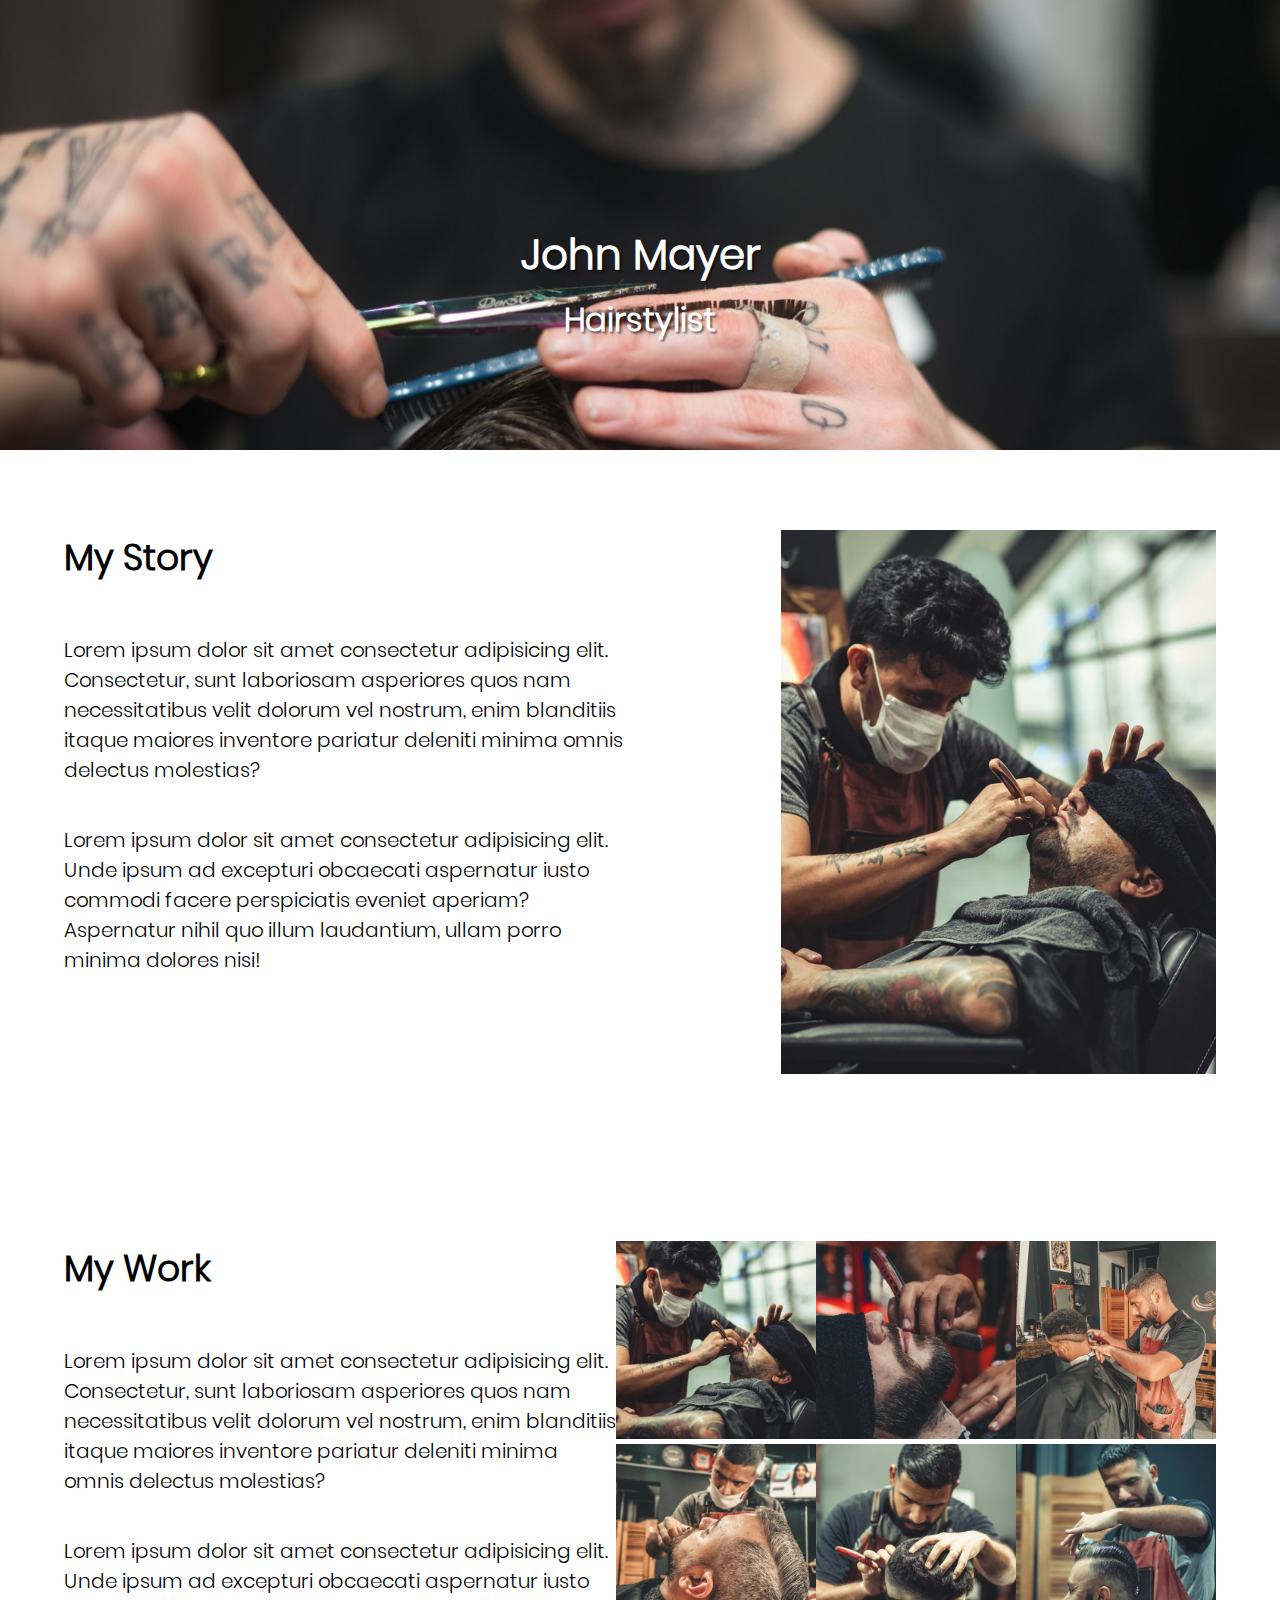
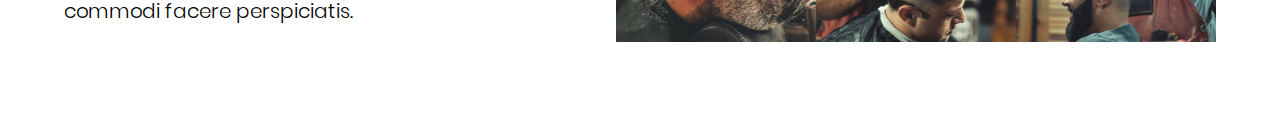
<file: barber.html>
<!DOCTYPE html>
<html lang="en">
  <head>
    <meta charset="UTF-8" />
    <meta name="viewport" content="width=device-width, initial-scale=1.0" />
    <meta http-equiv="X-UA-Compatible" content="ie=edge" />
    <link rel="stylesheet" href="style.css" />
    <title>John Mayer</title>
  </head>
  <body>
    <main>
      <div class="banner">
        <img src="./images/barber-bg.jpg" alt="" />
        <div class="author">
          <h1>John Mayer</h1>
          <h3>Hairstylist</h3>
        </div>
      </div>
      <div class="story">
        <div class="story-description">
          <h3>My Story</h3>
          <p>
            Lorem ipsum dolor sit amet consectetur adipisicing elit.
            Consectetur, sunt laboriosam asperiores quos nam necessitatibus
            velit dolorum vel nostrum, enim blanditiis itaque maiores inventore
            pariatur deleniti minima omnis delectus molestias?
          </p>
          <p>
            Lorem ipsum dolor sit amet consectetur adipisicing elit. Unde ipsum
            ad excepturi obcaecati aspernatur iusto commodi facere perspiciatis
            eveniet aperiam? Aspernatur nihil quo illum laudantium, ullam porro
            minima dolores nisi!
          </p>
        </div>
        <div class="profile">
          <img src="./images/barber-profile.jpg" alt="profile" />
        </div>
      </div>
      <div class="my-work">
        <div class="work-description">
          <h3>My Work</h3>
          <p>
            Lorem ipsum dolor sit amet consectetur adipisicing elit.
            Consectetur, sunt laboriosam asperiores quos nam necessitatibus
            velit dolorum vel nostrum, enim blanditiis itaque maiores inventore
            pariatur deleniti minima omnis delectus molestias?
          </p>
          <p>
            Lorem ipsum dolor sit amet consectetur adipisicing elit. Unde ipsum
            ad excepturi obcaecati aspernatur iusto commodi facere perspiciatis.
          </p>
        </div>
        <div class="work-gallery">
          <img src="./images/barber-gallery-1.jpg" alt="" />
          <img src="./images/barber-gallery-2.jpg" alt="" />
          <img src="./images/barber-gallery-3.jpg" alt="" />
          <img src="./images/barber-gallery-4.jpg" alt="" />
          <img src="./images/barber-gallery-5.jpg" alt="" />
          <img src="./images/barber-gallery-6.jpg" alt="" />
      </div>
    </main>
  </body>
</html>
</file>
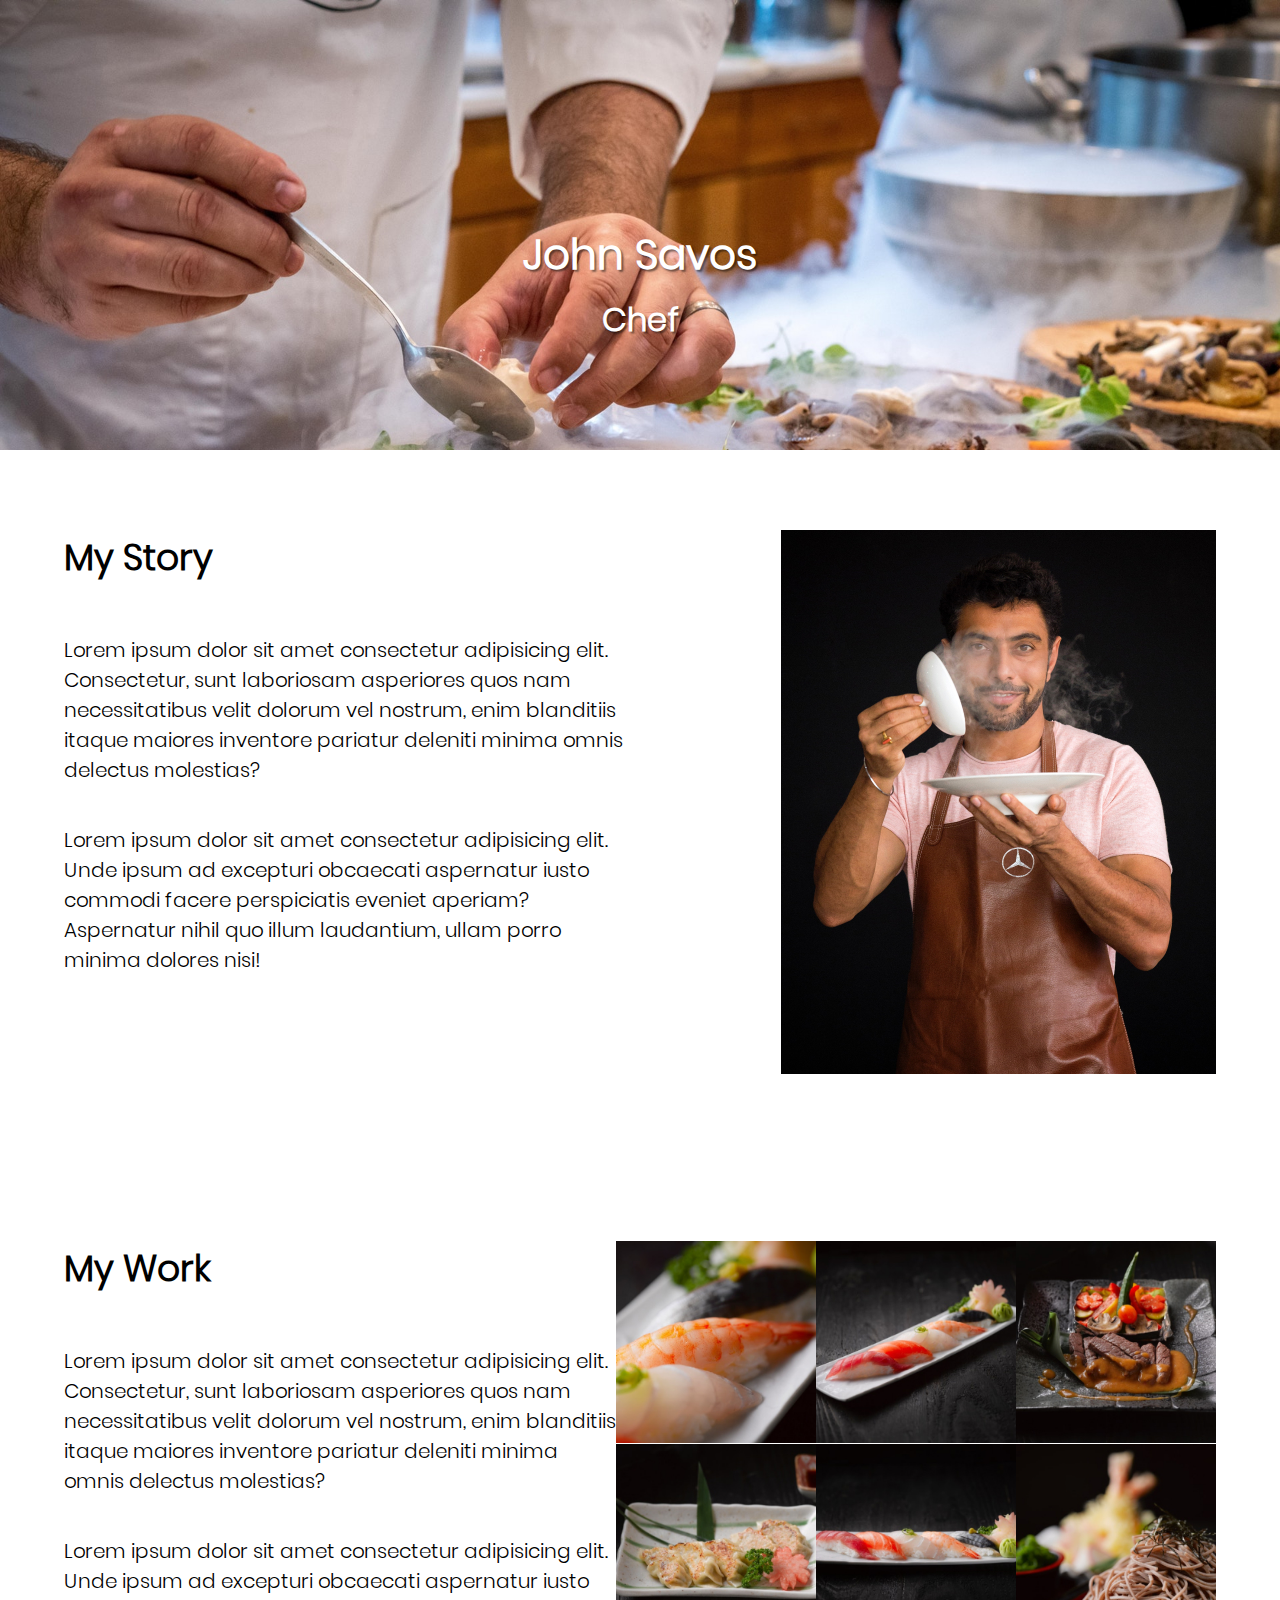
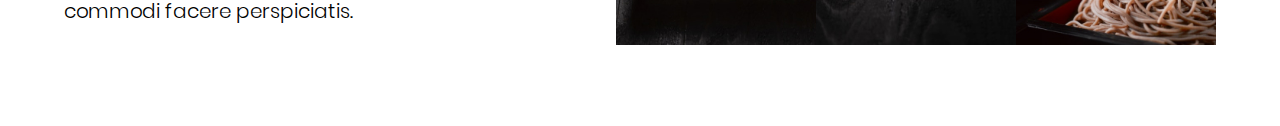
<file: chef.html>
<!DOCTYPE html>
<html lang="en">
  <head>
    <meta charset="UTF-8" />
    <meta name="viewport" content="width=device-width, initial-scale=1.0" />
    <meta http-equiv="X-UA-Compatible" content="ie=edge" />
    <link rel="stylesheet" href="style.css" />
    <title>John Savos</title>
  </head>
  <body>
    <main>
      <div class="banner">
        <img src="./images/chef-bg.jpg" alt="" />
        <div class="author">
          <h1>John Savos</h1>
          <h3>Chef</h3>
        </div>
      </div>
      <div class="story">
        <div class="story-description">
          <h3>My Story</h3>
          <p>
            Lorem ipsum dolor sit amet consectetur adipisicing elit.
            Consectetur, sunt laboriosam asperiores quos nam necessitatibus
            velit dolorum vel nostrum, enim blanditiis itaque maiores inventore
            pariatur deleniti minima omnis delectus molestias?
          </p>
          <p>
            Lorem ipsum dolor sit amet consectetur adipisicing elit. Unde ipsum
            ad excepturi obcaecati aspernatur iusto commodi facere perspiciatis
            eveniet aperiam? Aspernatur nihil quo illum laudantium, ullam porro
            minima dolores nisi!
          </p>
        </div>
        <div class="profile">
          <img src="./images/chef-profile.jpg" alt="profile" />
        </div>
      </div>
      <div class="my-work">
        <div class="work-description">
          <h3>My Work</h3>
          <p>
            Lorem ipsum dolor sit amet consectetur adipisicing elit.
            Consectetur, sunt laboriosam asperiores quos nam necessitatibus
            velit dolorum vel nostrum, enim blanditiis itaque maiores inventore
            pariatur deleniti minima omnis delectus molestias?
          </p>
          <p>
            Lorem ipsum dolor sit amet consectetur adipisicing elit. Unde ipsum
            ad excepturi obcaecati aspernatur iusto commodi facere perspiciatis.
          </p>
        </div>
        <div class="work-gallery">
          <img src="./images/chef-gallery-1.jpg" alt="" />
          <img src="./images/chef-gallery-2.jpg" alt="" />
          <img src="./images/chef-gallery-3.jpg" alt="" />
          <img src="./images/chef-gallery-4.jpg" alt="" />
          <img src="./images/chef-gallery-5.jpg" alt="" />
          <img src="./images/chef-gallery-6.jpg" alt="" />
      </div>
    </main>
  </body>
</html>
</file>
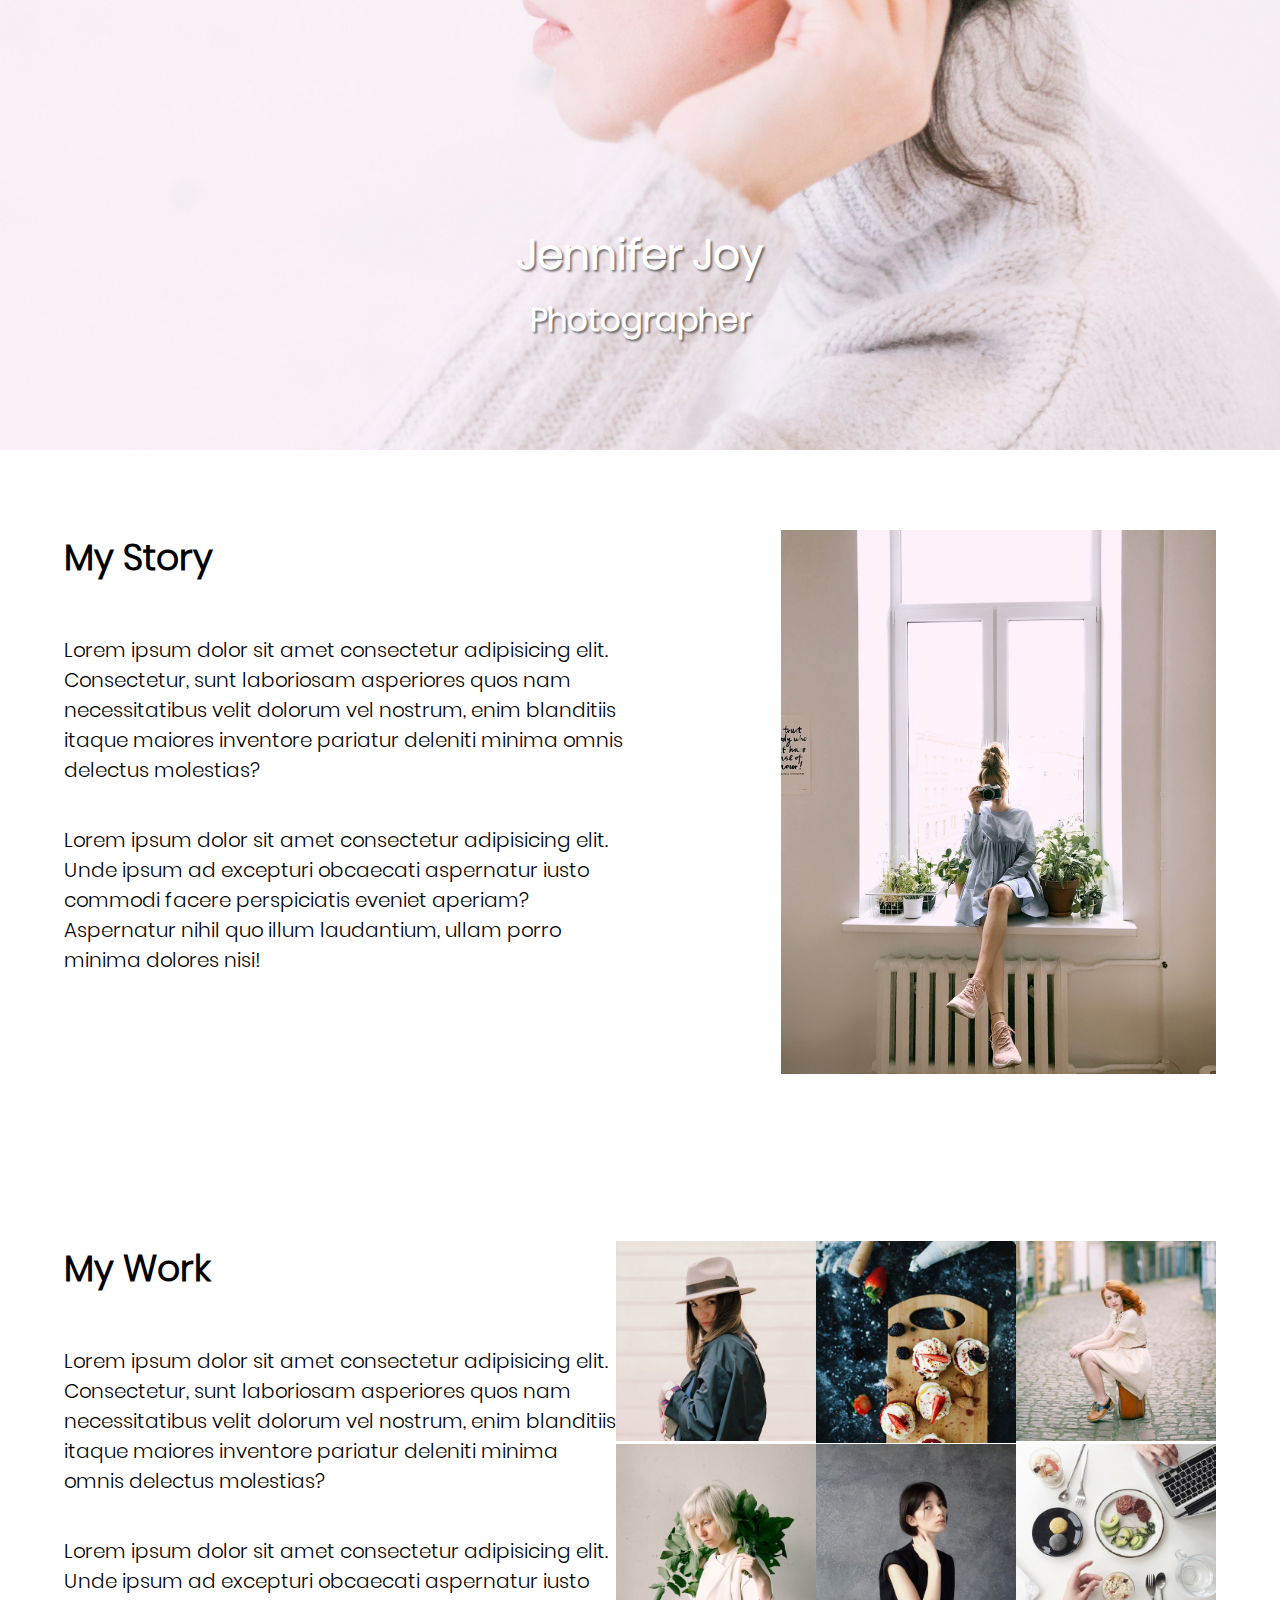
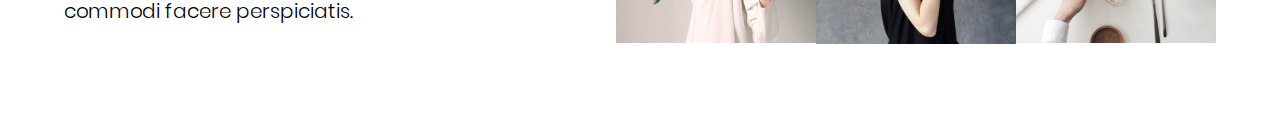
<file: photo.html>
<!DOCTYPE html>
<html lang="en">

<head>
  <meta charset="UTF-8" />
  <meta name="viewport" content="width=device-width, initial-scale=1.0" />
  <meta http-equiv="X-UA-Compatible" content="ie=edge" />
  <link rel="stylesheet" href="style.css" />
  <title>Jennifer Joy</title>
</head>

<body>
  <main>
    <div class="banner">
      <img src="./images/photo-bg.jpg" alt="" />
      <div class="author">
        <h1>Jennifer Joy</h1>
        <h3>Photographer</h3>
      </div>
    </div>
    <div class="story">
      <div class="story-description">
        <h3>My Story</h3>
        <p>
          Lorem ipsum dolor sit amet consectetur adipisicing elit.
          Consectetur, sunt laboriosam asperiores quos nam necessitatibus
          velit dolorum vel nostrum, enim blanditiis itaque maiores inventore
          pariatur deleniti minima omnis delectus molestias?
        </p>
        <p>
          Lorem ipsum dolor sit amet consectetur adipisicing elit. Unde ipsum
          ad excepturi obcaecati aspernatur iusto commodi facere perspiciatis
          eveniet aperiam? Aspernatur nihil quo illum laudantium, ullam porro
          minima dolores nisi!
        </p>
      </div>
      <div class="profile">
        <img src="./images/photo-profile.jpg" alt="profile" />
      </div>
    </div>
    <div class="my-work">
      <div class="work-description">
        <h3>My Work</h3>
        <p>
          Lorem ipsum dolor sit amet consectetur adipisicing elit.
          Consectetur, sunt laboriosam asperiores quos nam necessitatibus
          velit dolorum vel nostrum, enim blanditiis itaque maiores inventore
          pariatur deleniti minima omnis delectus molestias?
        </p>
        <p>
          Lorem ipsum dolor sit amet consectetur adipisicing elit. Unde ipsum
          ad excepturi obcaecati aspernatur iusto commodi facere perspiciatis.
        </p>
      </div>
      <div class="work-gallery">
        <img src="./images/photo-gallery-1.jpg" alt="" />
        <img src="./images/photo-gallery-2.jpg" alt="" />
        <img src="./images/photo-gallery-3.jpg" alt="" />
        <img src="./images/photo-gallery-4.jpg" alt="" />
        <img src="./images/photo-gallery-5.jpg" alt="" />
        <img src="./images/photo-gallery-6.jpg" alt="" />
      </div>
    </div>
  </main>
</body>

</html>
</file>
<file: style.css>
*,
*::before,
*::after {
  margin: 0;
  padding: 0;
  box-sizing: border-box;
}

@font-face {
  font-family: PoppinLight;
  src: url(./fonts/Poppins-Light.ttf);
}
@font-face {
  font-family: PoppinRegular;
  src: url(./fonts/Poppins-Regular.ttf);
}

body {
  font-family: PoppinLight;
}

.portofolio {
  color: #fff;
  background: radial-gradient(rgba(43, 55, 96, 1), rgba(11, 16, 35, 1));
}
nav {
  min-height: 10vh;
  width: 90%;
  margin: auto;
  display: flex;
  justify-content: space-between;
  align-items: center;
  padding: 20px 0;
}

.logo {
  font-size: 20px;
}
.page {
  min-height: 90vh;
  display: grid;
  grid-template-columns: 5% 1fr 1fr 1fr 5%;
}
.chef,
.hairstyle {
  position: absolute;
  left: 0%;
  bottom: 0%;
  width: 100%;
  opacity: 0;
  pointer-events: none;
}
.hero {
  overflow: hidden;
  height: 500px;
  align-self: center;
  justify-self: center;
  display: flex;
}
.hero a {
  display: flex;
}
.hero img {
  height: 500px;
  transition: transform 0.3s ease-out;
  cursor: pointer;
}
.model-right {
  transform: translate(0%, 10%);
}
.model-left {
  transform: translate(0%, -10%);
}
.hero:hover .model-right {
  transform: translate(0%, 0%);
}
.hero:hover .model-left {
  transform: translate(0%, 0%);
}

.details {
  grid-column: 2 / 3;
  align-self: end;
}
.details h1 {
  font-size: 64px;
  font-family: PoppinRegular;
}
.details h2 {
  font-size: 42px;
  padding: 20px 0;
}
.details p {
  font-size: 24px;
  padding: 20px 0 50px 0;
}
.pages {
  position: absolute;
  right: 5%;
  top: 50%;
  transform: translateY(-50%);
}
.pages > div {
  display: flex;
  align-items: center;
  justify-content: space-between;
}
.pages h3 {
  font-size: 24px;
  padding: 30px;
}
.pages svg {
  cursor: pointer;
  opacity: 0.5;
  transform: scale(2);
}
.pages svg:hover {
  animation: dot 0.5s ease-in-out infinite alternate;
}
.pages svg:active {
  opacity: 1;
}

@keyframes dot {
  0% {
    transform: scale(2);
  }
  100% {
    transform: scale(4);
  }
}

.banner {
  height: 50vh;
  width: 100%;
  position: relative;
}
.banner img {
  height: 100%;
  width: 100%;
  object-fit: cover;
  object-position: top;
}
.author {
  position: absolute;
  top: 70%;
  left: 50%;
  transform: translate(-50%, -70%);
  color: #fff;
  text-shadow: 2px 2px 2px rgba(0, 0, 0, 0.5);
  text-align: center;
}
.author h1 {
  font-size: 42px;
}
.author h3 {
  font-size: 32px;
  padding: 10px 0;
}
.story,
.my-work {
  display: flex;
  justify-content: space-between;
  width: 90%;
  margin: auto;
  padding: 80px 0;
}
.story-description,
.work-description {
  width: 50%;
}
.story-description h3,
.work-description h3 {
  font-size: 36px;
  padding-bottom: 30px;
}
.story-description p,
.work-description p {
  font-size: 20px;
  padding: 20px 0;
}
.work-gallery {
  display: grid;
  grid-template-columns: repeat(3, 200px);
}
.work-gallery img {
  width: 100%;
}

@media (max-width: 1024px) {
  .page {
    grid-template-columns: 5% 1fr 5%;
    grid-template-rows: 2fr 1fr;
    align-items: center;
  }
  .hero {
    grid-column: 2/3;
    height: auto;
  }
  .hero img {
    height: 500px;
  }
  .details {
    grid-row: 2/3;
    grid-column: 2/3;
    text-align: center;
  }
  .details h1 {
    font-size: 48px;
  }
  .details h2 {
    font-size: 38px;
  }
  .story,
  .my-work {
    flex-direction: column;
  }
  .story-description,
  .work-description {
    width: 100%;
  }
  .work-gallery {
    display: grid;
    grid-template-columns: repeat(auto-fit, minmax(250px, 1fr));
  }
  .profile {
    padding-top: 30px;
    text-align: center;
  }
}

@media (max-width: 768px) {
  .hero img {
    height: 400px;
  }
  .details h1 {
    font-size: 38px;
  }
  .details h2 {
    font-size: 28px;
  }
}

.nav-open {
  position: absolute;
  top: 0px;
  left: 0px;
  width: 100%;
  height: 50vh;
  background: #fff;
  z-index: 1;
  color: #000;
  display: grid;
  grid-template-columns: 5% 1fr 1fr 5%;
  justify-items: center;
  align-items: center;
  text-align: center;
  transform: translateY(-100%);
}
.contact {
  grid-column: 2/3;
}
.nav-open h3 {
  font-size: 28px;
  padding-bottom: 40px;
}
.nav-open p {
  font-size: 18px;
}
.social-links img {
  padding: 0px 20px;
}
.logo,
.menu {
  z-index: 2;
}
.menu {
  cursor: pointer;
}
</file>
